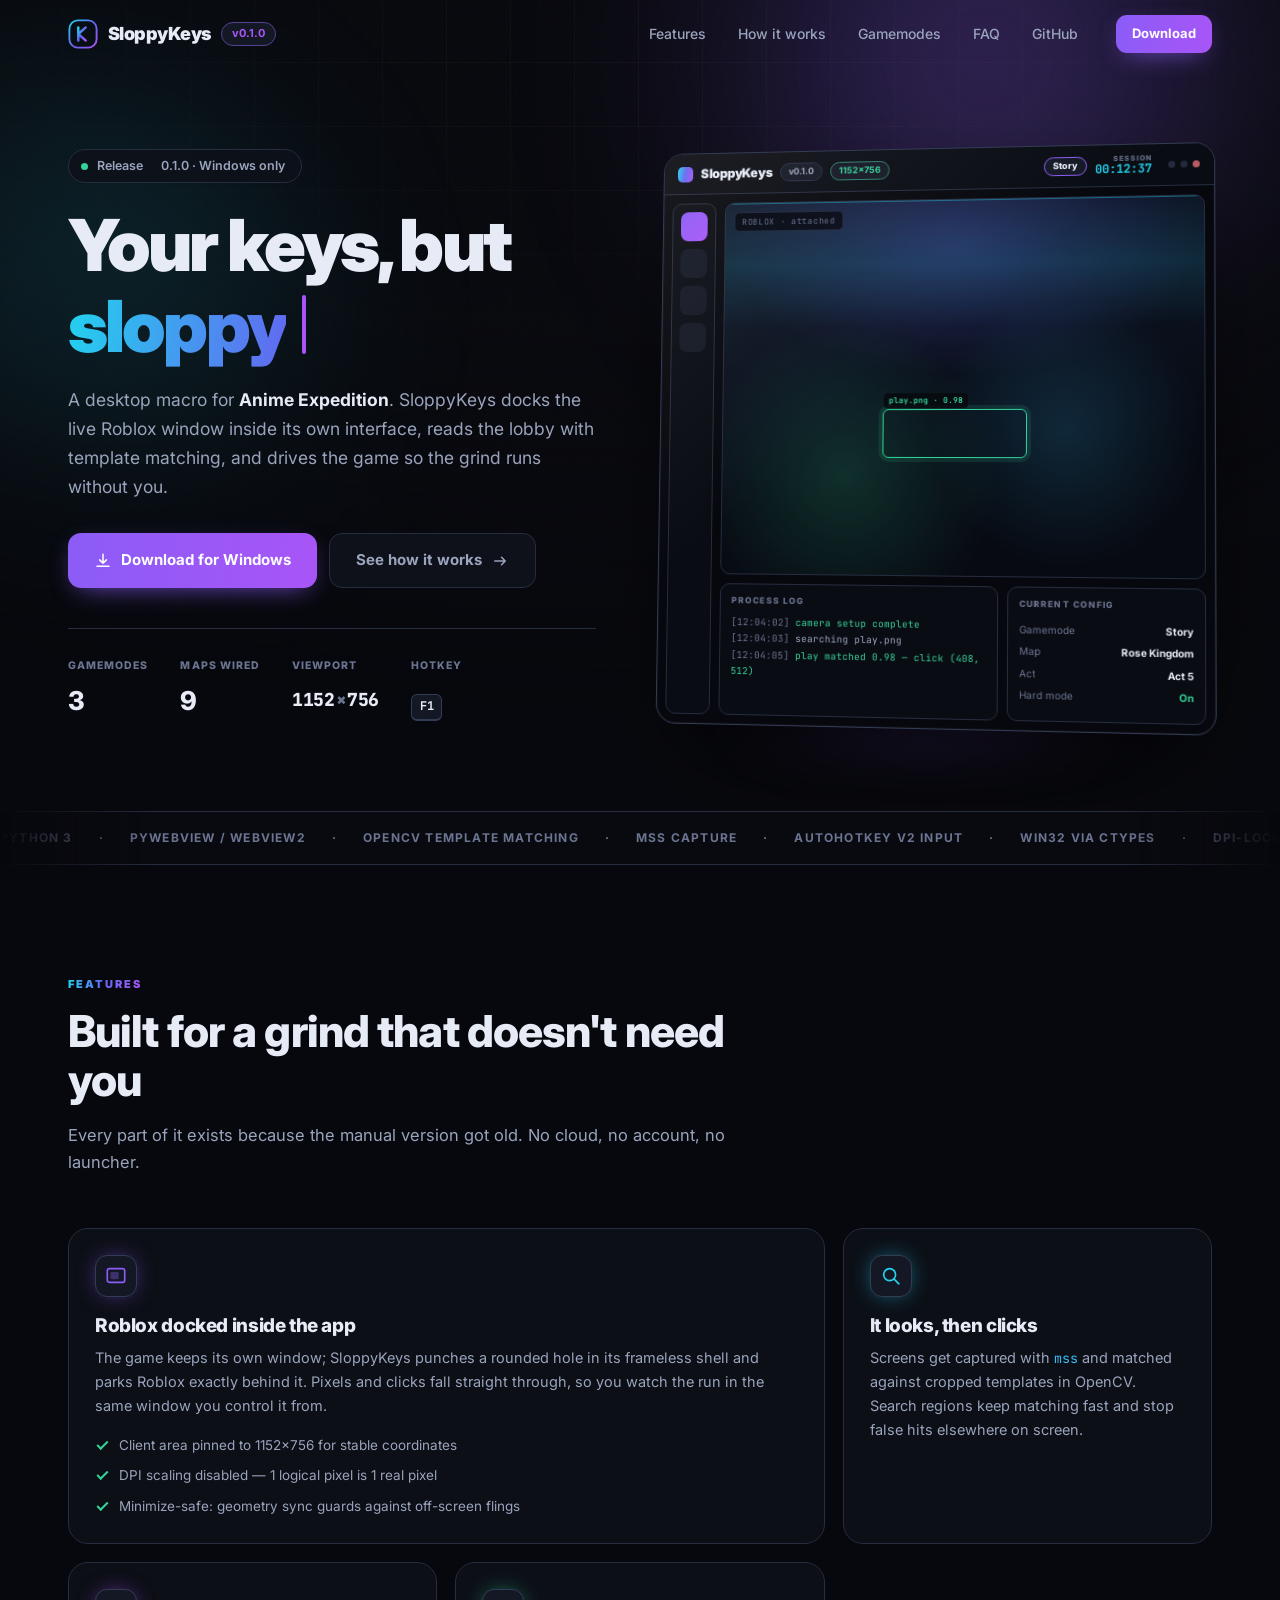
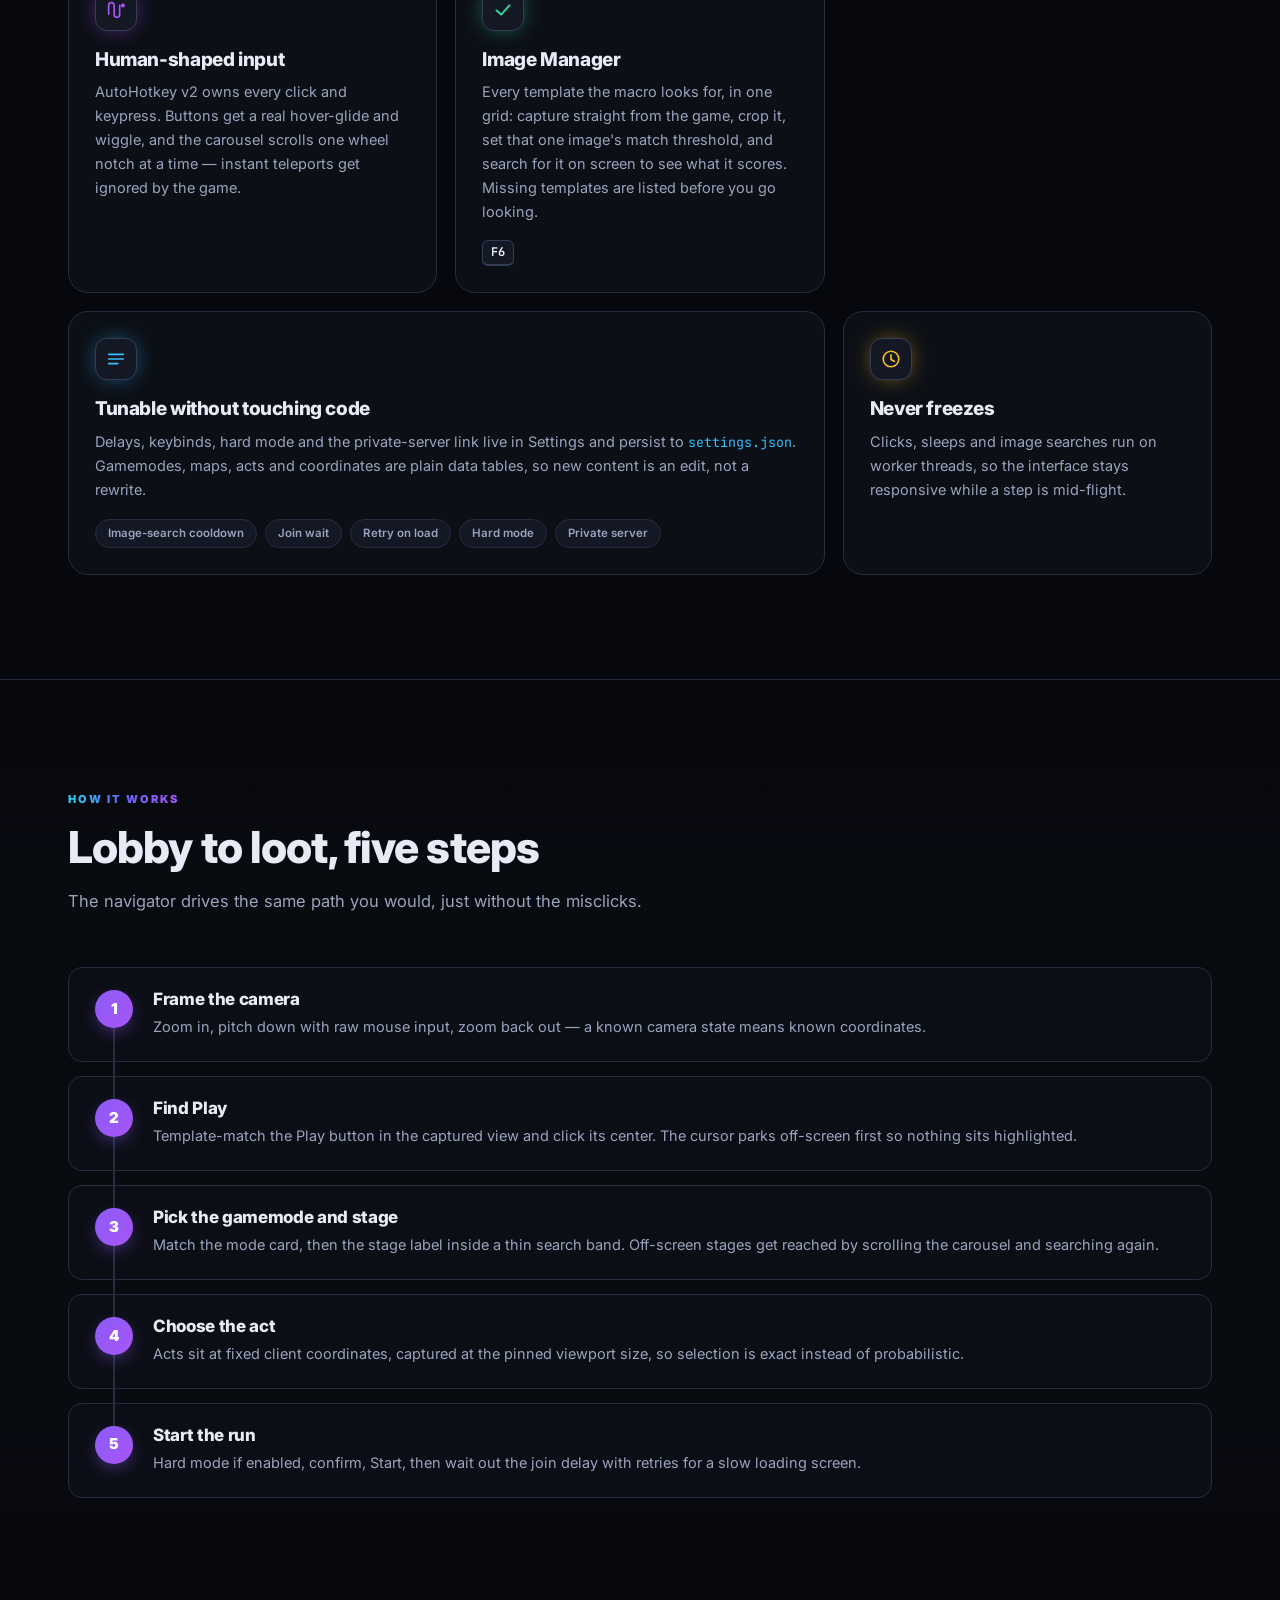
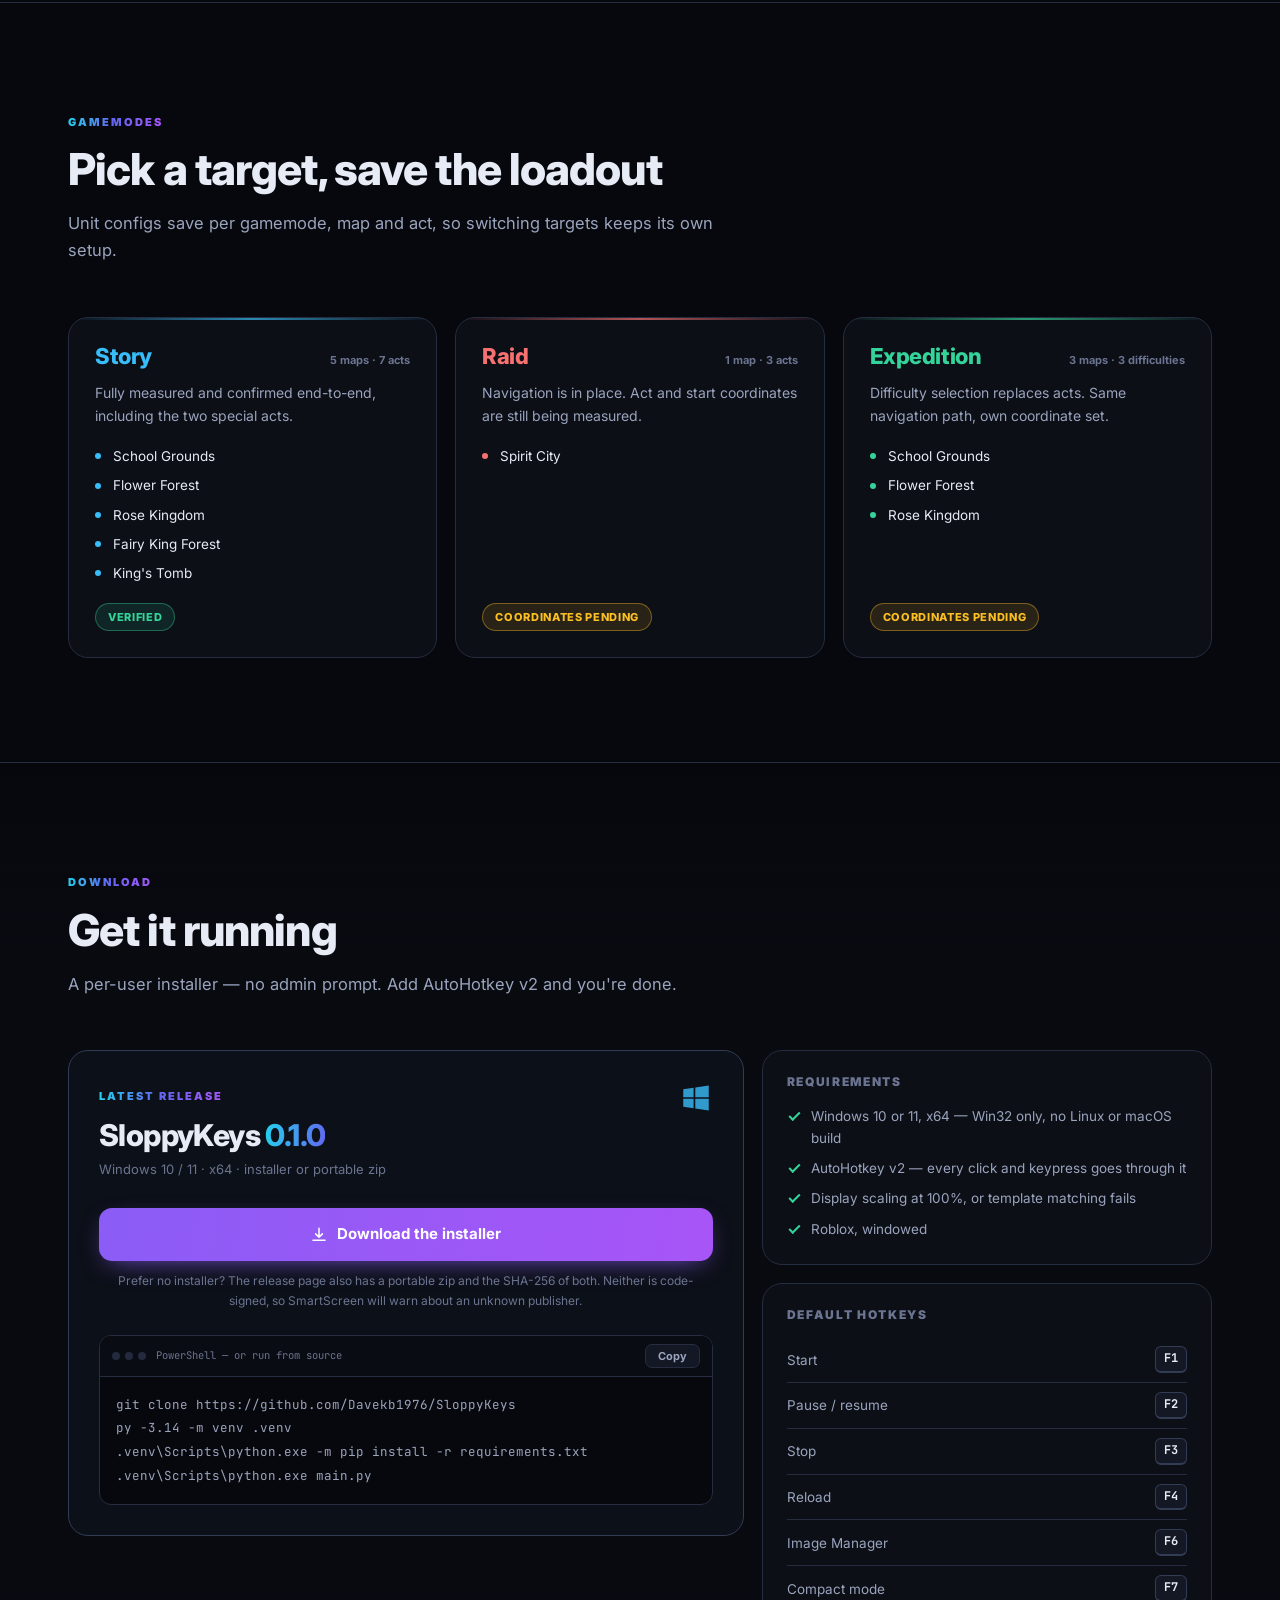
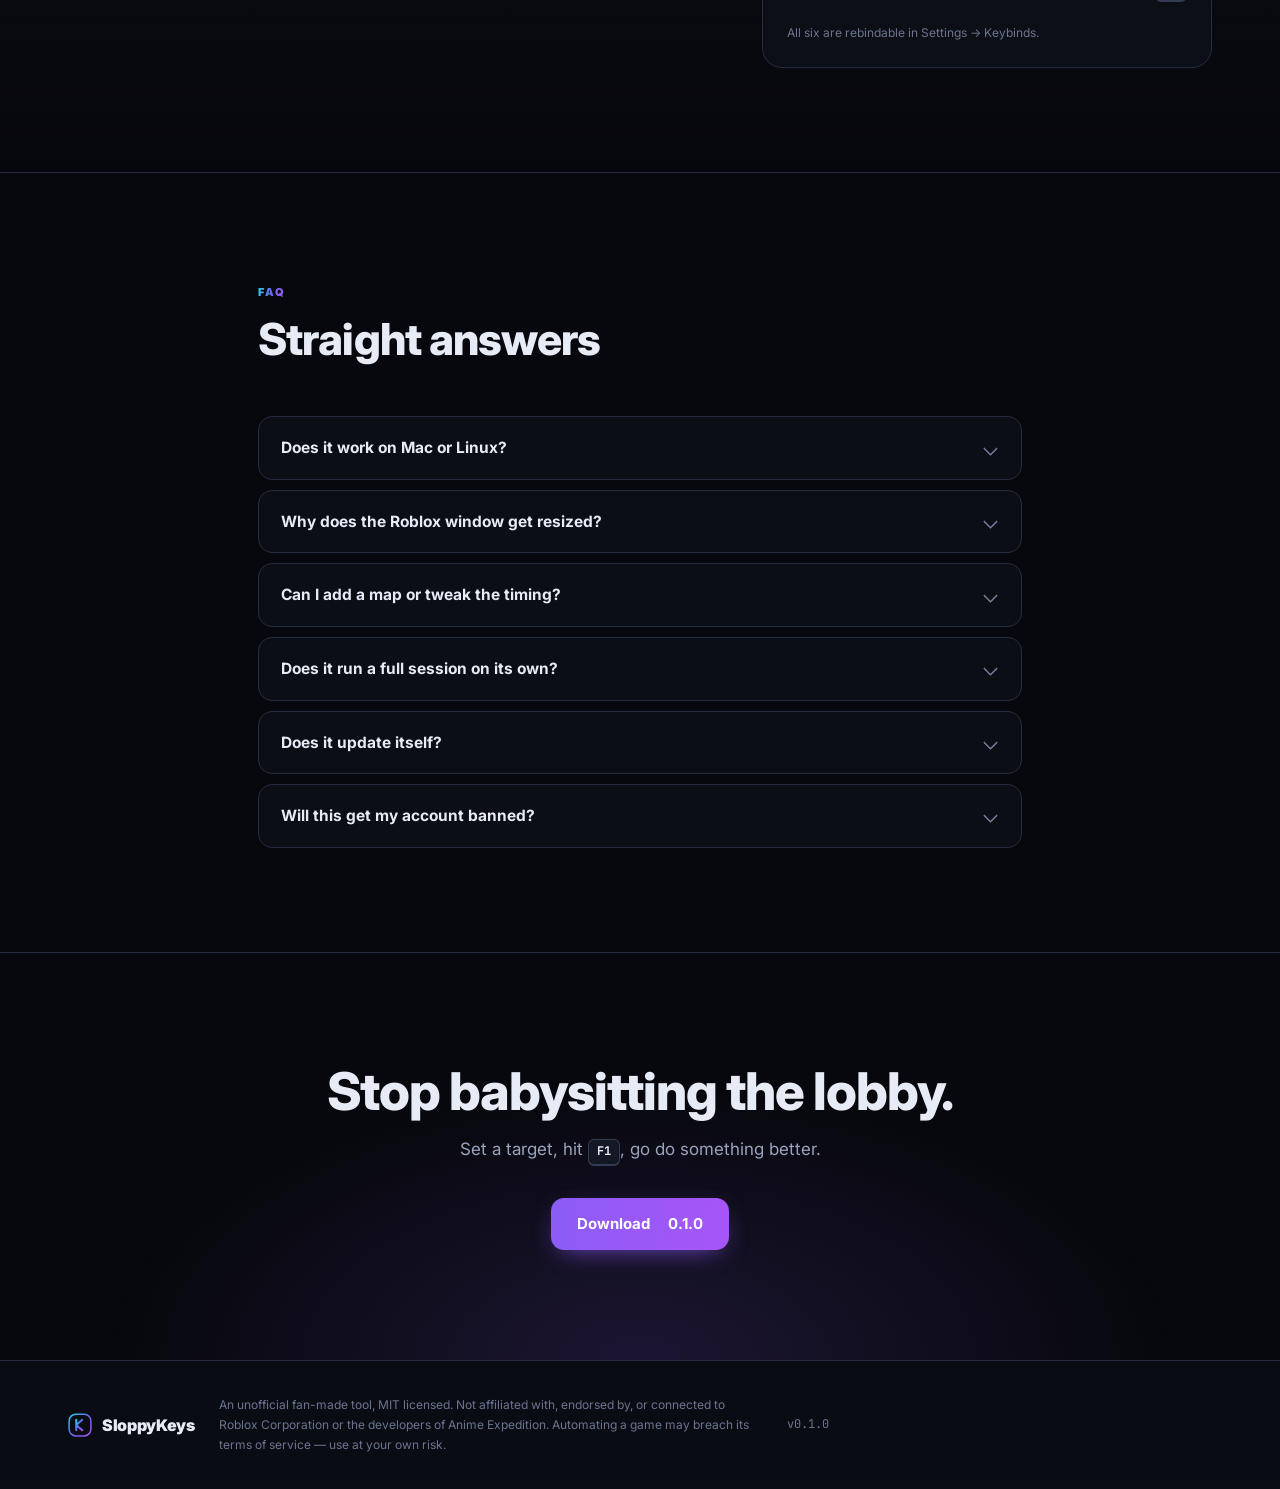
<file: website/index.html>
<!DOCTYPE html>
<html lang="en">
<head>
<meta charset="utf-8">
<meta name="viewport" content="width=device-width, initial-scale=1">
<title>SloppyKeys — the Anime Expedition macro that runs itself</title>
<meta name="description" content="SloppyKeys is a Windows macro for Anime Expedition. It docks the live Roblox window inside its own UI, image-matches the lobby, and drives the game for you.">
<meta name="theme-color" content="#07080D">

<meta property="og:type" content="website">
<meta property="og:title" content="SloppyKeys — the Anime Expedition macro that runs itself">
<meta property="og:description" content="Docks the live Roblox window, image-matches the lobby, and farms while you do something else.">

<link rel="preconnect" href="https://fonts.googleapis.com">
<link rel="preconnect" href="https://fonts.gstatic.com" crossorigin>
<link href="https://fonts.googleapis.com/css2?family=Inter:wght@400;500;700;800;900&family=JetBrains+Mono:wght@400;500;700&display=swap" rel="stylesheet">
<link rel="stylesheet" href="styles.css">
</head>
<body>

<a class="skip" href="#main">Skip to content</a>

<!-- ambient background layers -->
<div class="backdrop" aria-hidden="true">
  <div class="grid"></div>
  <div class="blob blob-violet" data-parallax="0.18"></div>
  <div class="blob blob-cyan"   data-parallax="0.30"></div>
  <div class="blob blob-indigo" data-parallax="0.12"></div>
  <div class="noise"></div>
  <div class="vignette"></div>
</div>

<!-- ─────────────────────────── nav ─────────────────────────── -->
<header class="nav" id="nav">
  <div class="wrap nav-inner">
    <a class="brand" href="#top" aria-label="SloppyKeys home">
      <svg class="mark" viewBox="0 0 32 32" aria-hidden="true">
        <defs>
          <linearGradient id="g-mark" x1="0" y1="0" x2="1" y2="1">
            <stop offset="0" stop-color="#22D3EE"/>
            <stop offset="0.5" stop-color="#6366F1"/>
            <stop offset="1" stop-color="#A855F7"/>
          </linearGradient>
        </defs>
        <rect x="1.5" y="1.5" width="29" height="29" rx="9" fill="none" stroke="url(#g-mark)" stroke-width="2"/>
        <path d="M11 9v14M11 16l8-7M11 16l8 7" fill="none" stroke="url(#g-mark)" stroke-width="2.6" stroke-linecap="round" stroke-linejoin="round"/>
      </svg>
      <span class="brand-name">SloppyKeys</span>
      <span class="pill pill-v" data-sk-version="v{v}">v0.1.0</span>
    </a>

    <nav class="nav-links" aria-label="Sections">
      <a href="#features">Features</a>
      <a href="#how">How it works</a>
      <a href="#modes">Gamemodes</a>
      <a href="#faq">FAQ</a>
      <a href="https://github.com/Davekb1976/SloppyKeys">GitHub</a>
    </nav>

    <a class="btn btn-primary btn-sm" href="#download">
      <span class="btn-glow" aria-hidden="true"></span>
      Download
    </a>
  </div>
  <div class="scroll-progress" id="scrollProgress" aria-hidden="true"></div>
</header>

<main id="main">

<!-- ─────────────────────────── hero ─────────────────────────── -->
<section class="hero" id="top">
  <div class="wrap hero-inner">

    <div class="hero-copy">
      <div class="badge reveal">
        <span class="dot"></span>
        Release <span data-sk-version="{v}"> </span>0.1.0</span> · Windows only
      </div>

      <h1 class="reveal" data-delay="60">
        Your keys, but
        <span class="grad">sloppy</span>
        <span class="cursor-bar" aria-hidden="true"></span>
      </h1>

      <p class="lede reveal" data-delay="120">
        A desktop macro for <strong>Anime Expedition</strong>. SloppyKeys docks the live
        Roblox window inside its own interface, reads the lobby with template matching,
        and drives the game so the grind runs without you.
      </p>

      <div class="cta-row reveal" data-delay="180">
        <a class="btn btn-primary btn-lg" href="#download">
          <span class="btn-glow" aria-hidden="true"></span>
          <svg class="i" viewBox="0 0 24 24" aria-hidden="true"><path d="M12 3v12m0 0 4.5-4.5M12 15l-4.5-4.5M4 19h16" fill="none" stroke="currentColor" stroke-width="2" stroke-linecap="round" stroke-linejoin="round"/></svg>
          Download for Windows
        </a>
        <a class="btn btn-ghost btn-lg" href="#how">
          See how it works
          <svg class="i" viewBox="0 0 24 24" aria-hidden="true"><path d="M5 12h14m0 0-5-5m5 5-5 5" fill="none" stroke="currentColor" stroke-width="2" stroke-linecap="round" stroke-linejoin="round"/></svg>
        </a>
      </div>

      <dl class="stats reveal" data-delay="240">
        <div class="stat">
          <dt>Gamemodes</dt>
          <dd><span class="count" data-to="3">0</span></dd>
        </div>
        <div class="stat">
          <dt>Maps wired</dt>
          <dd><span class="count" data-to="9">0</span></dd>
        </div>
        <div class="stat">
          <dt>Viewport</dt>
          <dd class="mono small">1152<span class="x">×</span>756</dd>
        </div>
        <div class="stat">
          <dt>Hotkey</dt>
          <dd><kbd>F1</kbd></dd>
        </div>
      </dl>
    </div>

    <!-- app mock, mirrors the real shell: titlebar + rail + viewport + strip -->
    <div class="hero-app reveal" data-delay="120">
      <div class="app tilt" id="appMock">
        <div class="app-titlebar">
          <span class="mini-mark" aria-hidden="true"></span>
          <span class="app-brand">SloppyKeys</span>
          <span class="pill pill-tiny" data-sk-version="v{v}">v0.1.0</span>
          <span class="pill pill-tiny pill-good">1152×756</span>
          <span class="spacer"></span>
          <span class="pill pill-tiny pill-mode">Story</span>
          <span class="session"><em>SESSION</em><b id="mockTimer">00:00:00</b></span>
          <span class="wdots" aria-hidden="true"><i></i><i></i><i></i></span>
        </div>

        <div class="app-body">
          <div class="app-rail" aria-hidden="true">
            <span class="rail-i on"></span>
            <span class="rail-i"></span>
            <span class="rail-i"></span>
            <span class="rail-i"></span>
          </div>

          <div class="app-main">
            <div class="app-viewport">
              <span class="vp-tag mono">ROBLOX · attached</span>
              <div class="vp-scan" aria-hidden="true"></div>
              <!-- template-match reticle -->
              <div class="vp-hit" aria-hidden="true">
                <span class="vp-hit-label mono">play.png · 0.98</span>
              </div>
            </div>

            <div class="app-strip">
              <div class="strip-box">
                <span class="strip-head">PROCESS LOG</span>
                <pre class="log mono" id="mockLog" aria-hidden="true"></pre>
              </div>
              <div class="strip-box strip-narrow">
                <span class="strip-head">CURRENT CONFIG</span>
                <div class="kv"><span>Gamemode</span><b>Story</b></div>
                <div class="kv"><span>Map</span><b>Rose Kingdom</b></div>
                <div class="kv"><span>Act</span><b>Act 5</b></div>
                <div class="kv"><span>Hard mode</span><b class="on">On</b></div>
              </div>
            </div>
          </div>
        </div>
        <span class="app-sheen" aria-hidden="true"></span>
      </div>
      <div class="app-shadow" aria-hidden="true"></div>
    </div>
  </div>

  <div class="marquee" aria-hidden="true">
    <div class="marquee-track">
      <span>Python 3</span><span>·</span><span>pywebview / WebView2</span><span>·</span>
      <span>OpenCV template matching</span><span>·</span><span>mss capture</span><span>·</span>
      <span>AutoHotkey v2 input</span><span>·</span><span>Win32 via ctypes</span><span>·</span>
      <span>DPI-locked 1:1 pixels</span><span>·</span>
      <span>Python 3</span><span>·</span><span>pywebview / WebView2</span><span>·</span>
      <span>OpenCV template matching</span><span>·</span><span>mss capture</span><span>·</span>
      <span>AutoHotkey v2 input</span><span>·</span><span>Win32 via ctypes</span><span>·</span>
      <span>DPI-locked 1:1 pixels</span><span>·</span>
    </div>
  </div>
</section>

<!-- ─────────────────────────── features ─────────────────────────── -->
<section class="section" id="features">
  <div class="wrap">
    <div class="head reveal">
      <span class="eyebrow">Features</span>
      <h2>Built for a grind that doesn't need you</h2>
      <p>Every part of it exists because the manual version got old. No cloud, no account, no launcher.</p>
    </div>

    <div class="bento">
      <article class="card card-wide reveal" data-spotlight>
        <div class="card-ico ico-violet" aria-hidden="true">
          <svg viewBox="0 0 24 24"><rect x="2.5" y="4" width="19" height="15" rx="2.5" fill="none" stroke="currentColor" stroke-width="1.8"/><rect x="6" y="7.5" width="9" height="8" rx="1.5" fill="currentColor" opacity=".35"/></svg>
        </div>
        <h3>Roblox docked inside the app</h3>
        <p>
          The game keeps its own window; SloppyKeys punches a rounded hole in its frameless
          shell and parks Roblox exactly behind it. Pixels and clicks fall straight through,
          so you watch the run in the same window you control it from.
        </p>
        <ul class="ticks">
          <li>Client area pinned to 1152×756 for stable coordinates</li>
          <li>DPI scaling disabled — 1 logical pixel is 1 real pixel</li>
          <li>Minimize-safe: geometry sync guards against off-screen flings</li>
        </ul>
      </article>

      <article class="card reveal" data-delay="60" data-spotlight>
        <div class="card-ico ico-cyan" aria-hidden="true">
          <svg viewBox="0 0 24 24"><circle cx="10.5" cy="10.5" r="6.5" fill="none" stroke="currentColor" stroke-width="1.8"/><path d="m15.5 15.5 5 5" stroke="currentColor" stroke-width="1.8" stroke-linecap="round"/></svg>
        </div>
        <h3>It looks, then clicks</h3>
        <p>
          Screens get captured with <span class="mono">mss</span> and matched against cropped
          templates in OpenCV. Search regions keep matching fast and stop false hits
          elsewhere on screen.
        </p>
      </article>

      <article class="card reveal" data-delay="120" data-spotlight>
        <div class="card-ico ico-purple" aria-hidden="true">
          <svg viewBox="0 0 24 24"><path d="M4 16.5V7a3 3 0 0 1 6 0v10a3 3 0 0 0 6 0V7" fill="none" stroke="currentColor" stroke-width="1.8" stroke-linecap="round"/><circle cx="19.5" cy="7" r="2.2" fill="currentColor"/></svg>
        </div>
        <h3>Human-shaped input</h3>
        <p>
          AutoHotkey v2 owns every click and keypress. Buttons get a real hover-glide and
          wiggle, and the carousel scrolls one wheel notch at a time — instant teleports
          get ignored by the game.
        </p>
      </article>

      <article class="card reveal" data-delay="60" data-spotlight>
        <div class="card-ico ico-good" aria-hidden="true">
          <svg viewBox="0 0 24 24"><path d="M5 12.5 10 17l9-10" fill="none" stroke="currentColor" stroke-width="2.2" stroke-linecap="round" stroke-linejoin="round"/></svg>
        </div>
        <h3>Image Manager</h3>
        <p>
          Every template the macro looks for, in one grid: capture straight from the game,
          crop it, set that one image's match threshold, and search for it on screen to see
          what it scores. Missing templates are listed before you go looking.
        </p>
        <span class="kbd-row"><kbd>F6</kbd></span>
      </article>

      <article class="card card-wide reveal" data-delay="120" data-spotlight>
        <div class="card-ico ico-sky" aria-hidden="true">
          <svg viewBox="0 0 24 24"><path d="M4 7h16M4 12h16M4 17h10" fill="none" stroke="currentColor" stroke-width="1.8" stroke-linecap="round"/></svg>
        </div>
        <h3>Tunable without touching code</h3>
        <p>
          Delays, keybinds, hard mode and the private-server link live in Settings and persist
          to <span class="mono">settings.json</span>. Gamemodes, maps, acts and coordinates are
          plain data tables, so new content is an edit, not a rewrite.
        </p>
        <div class="chips">
          <span class="chip">Image-search cooldown</span>
          <span class="chip">Join wait</span>
          <span class="chip">Retry on load</span>
          <span class="chip">Hard mode</span>
          <span class="chip">Private server</span>
        </div>
      </article>

      <article class="card reveal" data-delay="180" data-spotlight>
        <div class="card-ico ico-warn" aria-hidden="true">
          <svg viewBox="0 0 24 24"><circle cx="12" cy="12" r="8.5" fill="none" stroke="currentColor" stroke-width="1.8"/><path d="M12 7.5v5l3.5 2" fill="none" stroke="currentColor" stroke-width="1.8" stroke-linecap="round"/></svg>
        </div>
        <h3>Never freezes</h3>
        <p>
          Clicks, sleeps and image searches run on worker threads, so the interface stays
          responsive while a step is mid-flight.
        </p>
      </article>
    </div>
  </div>
</section>

<!-- ─────────────────────────── how it works ─────────────────────────── -->
<section class="section section-alt" id="how">
  <div class="wrap">
    <div class="head reveal">
      <span class="eyebrow">How it works</span>
      <h2>Lobby to loot, five steps</h2>
      <p>The navigator drives the same path you would, just without the misclicks.</p>
    </div>

    <ol class="steps">
      <li class="step reveal" data-spotlight>
        <span class="step-n">1</span>
        <div>
          <h3>Frame the camera</h3>
          <p>Zoom in, pitch down with raw mouse input, zoom back out — a known camera state means known coordinates.</p>
        </div>
      </li>
      <li class="step reveal" data-delay="60" data-spotlight>
        <span class="step-n">2</span>
        <div>
          <h3>Find Play</h3>
          <p>Template-match the Play button in the captured view and click its center. The cursor parks off-screen first so nothing sits highlighted.</p>
        </div>
      </li>
      <li class="step reveal" data-delay="120" data-spotlight>
        <span class="step-n">3</span>
        <div>
          <h3>Pick the gamemode and stage</h3>
          <p>Match the mode card, then the stage label inside a thin search band. Off-screen stages get reached by scrolling the carousel and searching again.</p>
        </div>
      </li>
      <li class="step reveal" data-delay="180" data-spotlight>
        <span class="step-n">4</span>
        <div>
          <h3>Choose the act</h3>
          <p>Acts sit at fixed client coordinates, captured at the pinned viewport size, so selection is exact instead of probabilistic.</p>
        </div>
      </li>
      <li class="step reveal" data-delay="240" data-spotlight>
        <span class="step-n">5</span>
        <div>
          <h3>Start the run</h3>
          <p>Hard mode if enabled, confirm, Start, then wait out the join delay with retries for a slow loading screen.</p>
        </div>
      </li>
      <span class="steps-line" aria-hidden="true"><i id="stepsFill"></i></span>
    </ol>
  </div>
</section>

<!-- ─────────────────────────── gamemodes ─────────────────────────── -->
<section class="section" id="modes">
  <div class="wrap">
    <div class="head reveal">
      <span class="eyebrow">Gamemodes</span>
      <h2>Pick a target, save the loadout</h2>
      <p>Unit configs save per gamemode, map and act, so switching targets keeps its own setup.</p>
    </div>

    <div class="modes">
      <article class="mode mode-sky reveal" data-spotlight>
        <header>
          <h3>Story</h3>
          <span class="mode-tag">5 maps · 7 acts</span>
        </header>
        <p>Fully measured and confirmed end-to-end, including the two special acts.</p>
        <ul class="mode-list">
          <li>School Grounds</li>
          <li>Flower Forest</li>
          <li>Rose Kingdom</li>
          <li>Fairy King Forest</li>
          <li>King's Tomb</li>
        </ul>
        <footer><span class="state state-good">Verified</span></footer>
      </article>

      <article class="mode mode-bad reveal" data-delay="60" data-spotlight>
        <header>
          <h3>Raid</h3>
          <span class="mode-tag">1 map · 3 acts</span>
        </header>
        <p>Navigation is in place. Act and start coordinates are still being measured.</p>
        <ul class="mode-list">
          <li>Spirit City</li>
        </ul>
        <footer><span class="state state-warn">Coordinates pending</span></footer>
      </article>

      <article class="mode mode-good reveal" data-delay="120" data-spotlight>
        <header>
          <h3>Expedition</h3>
          <span class="mode-tag">3 maps · 3 difficulties</span>
        </header>
        <p>Difficulty selection replaces acts. Same navigation path, own coordinate set.</p>
        <ul class="mode-list">
          <li>School Grounds</li>
          <li>Flower Forest</li>
          <li>Rose Kingdom</li>
        </ul>
        <footer><span class="state state-warn">Coordinates pending</span></footer>
      </article>
    </div>
  </div>
</section>

<!-- ─────────────────────────── download ─────────────────────────── -->
<section class="section section-alt" id="download">
  <div class="wrap">
    <div class="head reveal">
      <span class="eyebrow">Download</span>
      <h2>Get it running</h2>
      <p>A per-user installer — no admin prompt. Add AutoHotkey v2 and you're done.</p>
    </div>

    <div class="dl">
      <div class="dl-main reveal" data-spotlight>
        <div class="dl-top">
          <div>
            <span class="eyebrow">Latest release</span>
            <h3>SloppyKeys <span class="grad" data-sk-version="{v}">0.1.0</span></h3>
            <p class="dl-note">Windows 10 / 11 · x64 · installer or portable zip</p>
          </div>
          <span class="os-badge" aria-hidden="true">
            <svg viewBox="0 0 24 24"><path d="M3 5.8 10.3 4.8v6.6H3zM11.5 4.6 21 3.2v8.2h-9.5zM3 12.6h7.3v6.6L3 18.2zM11.5 12.6H21v8.2l-9.5-1.4z" fill="currentColor"/></svg>
          </span>
        </div>

        <a class="btn btn-primary btn-lg btn-block" href="https://github.com/Davekb1976/SloppyKeys/releases/latest" data-sk-setup>
          <span class="btn-glow" aria-hidden="true"></span>
          <svg class="i" viewBox="0 0 24 24" aria-hidden="true"><path d="M12 3v12m0 0 4.5-4.5M12 15l-4.5-4.5M4 19h16" fill="none" stroke="currentColor" stroke-width="2" stroke-linecap="round" stroke-linejoin="round"/></svg>
          Download the installer
        </a>
        <p class="dl-hint">
          Prefer no installer? The
          <a href="https://github.com/Davekb1976/SloppyKeys/releases/latest">release page</a>
          also has a portable zip and the SHA-256 of both. Neither is code-signed, so
          SmartScreen will warn about an unknown publisher.
        </p>

        <div class="terminal">
          <div class="terminal-bar">
            <span class="tdots" aria-hidden="true"><i></i><i></i><i></i></span>
            <span class="mono terminal-title">PowerShell — or run from source</span>
            <button class="copy" type="button" data-copy="#cmds" aria-label="Copy setup commands">Copy</button>
          </div>
          <pre class="mono" id="cmds">git clone https://github.com/Davekb1976/SloppyKeys
py -3.14 -m venv .venv
.venv\Scripts\python.exe -m pip install -r requirements.txt
.venv\Scripts\python.exe main.py</pre>
        </div>
      </div>

      <aside class="dl-side">
        <div class="side-card reveal" data-delay="60" data-spotlight>
          <h4>Requirements</h4>
          <ul class="ticks">
            <li>Windows 10 or 11, x64 — Win32 only, no Linux or macOS build</li>
            <li><a href="https://www.autohotkey.com/">AutoHotkey v2</a> — every click and keypress goes through it</li>
            <li>Display scaling at 100%, or template matching fails</li>
            <li>Roblox, windowed</li>
          </ul>
        </div>

        <div class="side-card reveal" data-delay="120" data-spotlight>
          <h4>Default hotkeys</h4>
          <div class="bind"><span>Start</span><kbd>F1</kbd></div>
          <div class="bind"><span>Pause / resume</span><kbd>F2</kbd></div>
          <div class="bind"><span>Stop</span><kbd>F3</kbd></div>
          <div class="bind"><span>Reload</span><kbd>F4</kbd></div>
          <div class="bind"><span>Image Manager</span><kbd>F6</kbd></div>
          <div class="bind"><span>Compact mode</span><kbd>F7</kbd></div>
          <p class="side-note">All six are rebindable in Settings → Keybinds.</p>
        </div>
      </aside>
    </div>
  </div>
</section>

<!-- ─────────────────────────── faq ─────────────────────────── -->
<section class="section" id="faq">
  <div class="wrap wrap-narrow">
    <div class="head reveal">
      <span class="eyebrow">FAQ</span>
      <h2>Straight answers</h2>
    </div>

    <div class="faq">
      <details class="reveal">
        <summary>Does it work on Mac or Linux?<span class="chev" aria-hidden="true"></span></summary>
        <p>No. SloppyKeys talks to the Win32 API to find, size and position the Roblox window, and it uses AutoHotkey for input. Both are Windows-only, and there is no cross-platform path planned.</p>
      </details>
      <details class="reveal" data-delay="40">
        <summary>Why does the Roblox window get resized?<span class="chev" aria-hidden="true"></span></summary>
        <p>Every coordinate and template is captured at a 1152×756 client area with DPI scaling disabled. Pinning that size is what makes clicks land in the right place on any display — and it's why Windows display scaling has to be 100%: a template cropped at 100% scores as a different image at 125%.</p>
      </details>
      <details class="reveal" data-delay="80">
        <summary>Can I add a map or tweak the timing?<span class="chev" aria-hidden="true"></span></summary>
        <p>Yes. Content lives in data tables — gamemodes, maps, acts, start sequences, images and search regions. Delays and keybinds are editable live in Settings and saved to <span class="mono">settings.json</span>.</p>
      </details>
      <details class="reveal" data-delay="120">
        <summary>Does it run a full session on its own?<span class="chev" aria-hidden="true"></span></summary>
        <p>Yes. F1 walks the lobby, starts the stage, places your units, watches for the result and goes again. Queue up to three targets with a run limit each, and daily challenges preempt the queue while any are left. When something needs tuning, the Image Manager searches for any single template on the live screen and tells you what it scored.</p>
      </details>
      <details class="reveal" data-delay="140">
        <summary>Does it update itself?<span class="chev" aria-hidden="true"></span></summary>
        <p>If you want it to. It checks GitHub once per launch and tells you when there's a newer release; nothing downloads until you click. An installed copy can update in place, and the download is verified against the checksum published with the release. One toggle turns the whole thing off.</p>
      </details>
      <details class="reveal" data-delay="160">
        <summary>Will this get my account banned?<span class="chev" aria-hidden="true"></span></summary>
        <p>Automation tools carry risk. SloppyKeys sends ordinary mouse and keyboard input and never touches game memory or network traffic, but it still automates play, which many games disallow. Use it knowing that.</p>
      </details>
    </div>
  </div>
</section>

<!-- ─────────────────────────── cta ─────────────────────────── -->
<section class="closer">
  <div class="wrap closer-inner reveal">
    <h2>Stop babysitting the lobby.</h2>
    <p>Set a target, hit <kbd>F1</kbd>, go do something better.</p>
    <a class="btn btn-primary btn-lg" href="#download">
      <span class="btn-glow" aria-hidden="true"></span>
      Download <span data-sk-version="{v}"></span>0.1.0</span>
    </a>
  </div>
</section>

</main>

<footer class="footer">
  <div class="wrap footer-inner">
    <div class="footer-brand">
      <svg class="mark" viewBox="0 0 32 32" aria-hidden="true">
        <rect x="1.5" y="1.5" width="29" height="29" rx="9" fill="none" stroke="url(#g-mark)" stroke-width="2"/>
        <path d="M11 9v14M11 16l8-7M11 16l8 7" fill="none" stroke="url(#g-mark)" stroke-width="2.6" stroke-linecap="round" stroke-linejoin="round"/>
      </svg>
      <span>SloppyKeys</span>
    </div>
    <p class="disclaimer">
      An unofficial fan-made tool, MIT licensed. Not affiliated with, endorsed by, or
      connected to Roblox Corporation or the developers of Anime Expedition. Automating a
      game may breach its terms of service — use at your own risk.
    </p>
    <span class="footer-v mono" data-sk-version="v{v}">v0.1.0</span>
  </div>
</footer>

<script src="main.js"></script>
</body>
</html>
</file>
<file: website/styles.css>
/* ============================================================
   SloppyKeys — release site
   Palette mirrors sloppykeys/ui/theme.py so the site and the app
   read as the same product.
   ============================================================ */

:root {
  /* ink */
  --ink-900:#07080D; --ink-850:#0A0C13; --ink-800:#0E1119;
  --ink-700:#141824; --ink-600:#1B2030; --ink-500:#232A3D;
  /* lines */
  --line:#262D40; --line-bright:#333C55;
  /* text */
  --text:#E7EBF5; --text-dim:#9AA4BD; --text-faint:#6B7490;
  /* accents */
  --cyan:#22D3EE; --sky:#38BDF8; --blue:#3B82F6;
  --indigo:#6366F1; --violet:#8B5CF6; --purple:#A855F7;
  --good:#34D399; --warn:#FBBF24; --bad:#F87171;

  --grad: linear-gradient(100deg, var(--cyan), var(--indigo) 48%, var(--purple));
  --radius:14px; --radius-lg:20px;
  --sans:"Inter", "Segoe UI", system-ui, sans-serif;
  --mono:"JetBrains Mono", Consolas, monospace;
  --ease:cubic-bezier(.22,.68,0,1);
  --wrap:1200px;
}

*,*::before,*::after { box-sizing:border-box; }

html { scroll-behavior:smooth; -webkit-text-size-adjust:100%; }

body {
  margin:0;
  background:var(--ink-900);
  color:var(--text);
  font-family:var(--sans);
  font-size:16px;
  line-height:1.65;
  overflow-x:hidden;
  -webkit-font-smoothing:antialiased;
}

h1,h2,h3,h4 { margin:0; line-height:1.12; letter-spacing:-.02em; font-weight:800; }
p { margin:0; }
ul,ol { margin:0; padding:0; list-style:none; }
a { color:inherit; text-decoration:none; }
img,svg { display:block; max-width:100%; }

::selection { background:color-mix(in srgb, var(--violet) 40%, transparent); }

:focus-visible {
  outline:2px solid var(--violet);
  outline-offset:3px;
  border-radius:6px;
}

.skip {
  position:absolute; left:-9999px; top:0; z-index:200;
  background:var(--violet); color:#fff; padding:10px 16px; border-radius:0 0 10px 0;
}
.skip:focus { left:0; }

.mono { font-family:var(--mono); font-variant-ligatures:none; }
.wrap { width:100%; max-width:var(--wrap); margin-inline:auto; padding-inline:28px; }
.wrap-narrow { max-width:820px; }

/* ── scrollbar ─────────────────────────────────────────── */
::-webkit-scrollbar { width:11px; }
::-webkit-scrollbar-track { background:var(--ink-900); }
::-webkit-scrollbar-thumb {
  background:var(--ink-600); border-radius:99px;
  border:3px solid var(--ink-900);
}
::-webkit-scrollbar-thumb:hover { background:var(--ink-500); }

/* ============================================================
   ambient backdrop
   ============================================================ */
.backdrop { position:fixed; inset:0; z-index:-1; overflow:hidden; pointer-events:none; }

.grid {
  position:absolute; inset:-2px;
  background-image:
    linear-gradient(to right, rgba(255,255,255,.032) 1px, transparent 1px),
    linear-gradient(to bottom, rgba(255,255,255,.032) 1px, transparent 1px);
  background-size:64px 64px;
  mask-image:radial-gradient(ellipse 80% 60% at 50% 0%, #000 20%, transparent 75%);
}

.blob {
  position:absolute; border-radius:50%;
  filter:blur(120px); opacity:.5;
  will-change:transform;
}
.blob-violet {
  width:640px; height:640px; top:-260px; left:52%;
  background:radial-gradient(circle, var(--violet), transparent 68%);
  animation:drift 26s var(--ease) infinite alternate;
}
.blob-cyan {
  width:520px; height:520px; top:6%; left:-180px;
  background:radial-gradient(circle, var(--cyan), transparent 68%);
  opacity:.32;
  animation:drift 32s var(--ease) infinite alternate-reverse;
}
.blob-indigo {
  width:760px; height:760px; top:120%; left:20%;
  background:radial-gradient(circle, var(--indigo), transparent 70%);
  opacity:.3;
  animation:drift 38s var(--ease) infinite alternate;
}
@keyframes drift {
  from { transform:translate3d(0,0,0) scale(1); }
  to   { transform:translate3d(90px,60px,0) scale(1.18); }
}

.noise {
  position:absolute; inset:0; opacity:.032;
  background-image:url("data:image/svg+xml,%3Csvg xmlns='http://www.w3.org/2000/svg' width='160' height='160'%3E%3Cfilter id='n'%3E%3CfeTurbulence type='fractalNoise' baseFrequency='.8' numOctaves='3'/%3E%3C/filter%3E%3Crect width='160' height='160' filter='url(%23n)'/%3E%3C/svg%3E");
}
.vignette {
  position:absolute; inset:0;
  background:radial-gradient(ellipse 120% 80% at 50% 0%, transparent 40%, var(--ink-900) 100%);
}

/* ============================================================
   nav
   ============================================================ */
.nav {
  position:sticky; top:0; z-index:100;
  border-bottom:1px solid transparent;
  transition:background .35s var(--ease), border-color .35s var(--ease), backdrop-filter .35s;
}
.nav.stuck {
  background:color-mix(in srgb, var(--ink-850) 78%, transparent);
  backdrop-filter:blur(18px) saturate(140%);
  border-bottom-color:var(--line);
}
.nav-inner { display:flex; align-items:center; gap:24px; height:68px; }

.brand { display:flex; align-items:center; gap:10px; flex-shrink:0; }
.mark { width:30px; height:30px; }
.brand-name { font-weight:900; font-size:18px; letter-spacing:-.03em; }

.pill {
  border:1px solid var(--line); background:var(--ink-700);
  border-radius:99px; color:var(--text-dim);
  font-size:11px; font-weight:700; padding:2px 10px; line-height:1.6;
  white-space:nowrap;
}
.pill-v { border-color:color-mix(in srgb, var(--violet) 45%, var(--line)); color:var(--purple); }

.nav-links { display:flex; gap:4px; margin-left:auto; }
.nav-links a {
  position:relative; padding:8px 14px; border-radius:9px;
  color:var(--text-dim); font-size:14px; font-weight:500;
  transition:color .2s, background .2s;
}
.nav-links a:hover { color:var(--text); background:var(--ink-700); }
.nav-links a::after {
  content:""; position:absolute; left:14px; right:14px; bottom:4px; height:1.5px;
  background:var(--grad); border-radius:2px;
  transform:scaleX(0); transform-origin:left; transition:transform .32s var(--ease);
}
.nav-links a:hover::after { transform:scaleX(1); }

.scroll-progress {
  position:absolute; left:0; bottom:-1px; height:2px; width:0;
  background:var(--grad);
  box-shadow:0 0 14px color-mix(in srgb, var(--violet) 70%, transparent);
}

/* ============================================================
   buttons
   ============================================================ */
.btn {
  position:relative; display:inline-flex; align-items:center; justify-content:center;
  gap:9px; border:1px solid var(--line); border-radius:11px;
  background:var(--ink-700); color:var(--text);
  font-family:inherit; font-size:14px; font-weight:700; cursor:pointer;
  padding:11px 20px; overflow:hidden;
  transition:transform .22s var(--ease), border-color .22s, background .22s, box-shadow .32s;
}
.btn .i { width:18px; height:18px; flex-shrink:0; }
.btn:hover { transform:translateY(-2px); border-color:var(--line-bright); }
.btn:active { transform:translateY(0); }

.btn-primary {
  border:none; color:#fff;
  background:linear-gradient(100deg, var(--violet), var(--purple));
  box-shadow:0 8px 26px -10px color-mix(in srgb, var(--violet) 85%, transparent);
}
.btn-primary:hover {
  box-shadow:0 16px 42px -12px color-mix(in srgb, var(--violet) 95%, transparent);
}
/* sheen sweep on hover */
.btn-glow {
  position:absolute; inset:0;
  background:linear-gradient(105deg, transparent 30%, rgba(255,255,255,.32) 50%, transparent 70%);
  transform:translateX(-120%);
  transition:transform .7s var(--ease);
}
.btn:hover .btn-glow { transform:translateX(120%); }

.btn-ghost { background:color-mix(in srgb, var(--ink-700) 60%, transparent); color:var(--text-dim); }
.btn-ghost:hover { color:var(--text); }
.btn-sm { padding:8px 16px; font-size:13px; }
.btn-lg { padding:14px 26px; font-size:15px; border-radius:13px; }
.btn-block { width:100%; margin-top:6px; }

kbd {
  display:inline-block;
  font-family:var(--mono); font-size:12px; font-weight:700;
  background:var(--ink-700); border:1px solid var(--line-bright);
  border-bottom-width:2px; border-radius:6px;
  padding:2px 8px; color:var(--text);
}
.kbd-row { display:inline-flex; align-items:center; gap:5px; color:var(--text-faint); font-size:12px; }

/* ============================================================
   hero
   ============================================================ */
.hero { padding:76px 0 0; }
.hero-inner {
  display:grid; grid-template-columns:minmax(0,1fr) minmax(0,1.06fr);
  gap:56px; align-items:center;
}

.badge {
  display:inline-flex; align-items:center; gap:9px;
  border:1px solid var(--line); border-radius:99px;
  background:color-mix(in srgb, var(--ink-800) 80%, transparent);
  backdrop-filter:blur(8px);
  padding:6px 16px 6px 12px;
  font-size:12.5px; font-weight:600; color:var(--text-dim);
}
.dot {
  width:7px; height:7px; border-radius:50%; background:var(--good);
  box-shadow:0 0 0 0 color-mix(in srgb, var(--good) 70%, transparent);
  animation:ping 2.4s ease-out infinite;
}
@keyframes ping {
  0%   { box-shadow:0 0 0 0 color-mix(in srgb, var(--good) 65%, transparent); }
  70%  { box-shadow:0 0 0 9px transparent; }
  100% { box-shadow:0 0 0 0 transparent; }
}

.hero h1 {
  margin:22px 0 20px;
  font-size:clamp(44px, 5.6vw, 76px);
  font-weight:900; letter-spacing:-.04em;
}
.grad {
  background:var(--grad); background-size:220% 100%;
  -webkit-background-clip:text; background-clip:text;
  -webkit-text-fill-color:transparent; color:transparent;
  animation:shift 7s linear infinite;
}
@keyframes shift { to { background-position:220% 0; } }

.cursor-bar {
  display:inline-block; width:4px; height:.82em; margin-left:6px;
  background:var(--purple); border-radius:2px;
  transform:translateY(2px);
  animation:blink 1.15s steps(2) infinite;
}
@keyframes blink { 50% { opacity:0; } }

.lede { font-size:17.5px; color:var(--text-dim); max-width:56ch; }
.lede strong { color:var(--text); font-weight:700; }

.cta-row { display:flex; flex-wrap:wrap; gap:12px; margin:32px 0 40px; }

.stats {
  display:grid; grid-template-columns:repeat(4,auto); gap:32px;
  margin:0; padding-top:28px; border-top:1px solid var(--line);
  justify-content:start;
}
.stat dt {
  font-size:10.5px; font-weight:800; letter-spacing:.1em; text-transform:uppercase;
  color:var(--text-faint); margin-bottom:6px;
}
.stat dd { margin:0; font-size:26px; font-weight:800; letter-spacing:-.02em; }
.stat dd.small { font-size:18px; padding-top:5px; color:var(--text); }
.stat .x { color:var(--text-faint); margin:0 1px; }

/* ── app mock ──────────────────────────────────────────── */
.hero-app { position:relative; perspective:1600px; }
.app {
  position:relative; z-index:1;
  border:1px solid var(--line-bright); border-radius:var(--radius-lg);
  background:var(--ink-900); overflow:hidden;
  box-shadow:0 50px 110px -40px #000, 0 0 0 1px rgba(255,255,255,.03) inset;
  transform:rotateY(-7deg) rotateX(3deg);
  transition:transform .5s var(--ease);
}
.app.tilt:hover { transform:rotateY(-2deg) rotateX(1deg) translateY(-6px); }
.app-sheen {
  position:absolute; inset:0; pointer-events:none;
  background:linear-gradient(140deg, rgba(255,255,255,.07), transparent 42%);
}
.app-shadow {
  position:absolute; left:12%; right:12%; bottom:-28px; height:60px;
  background:radial-gradient(ellipse at center, color-mix(in srgb, var(--violet) 42%, transparent), transparent 72%);
  filter:blur(26px);
}

.app-titlebar {
  display:flex; align-items:center; gap:8px;
  height:42px; padding:0 14px;
  background:var(--ink-850); border-bottom:1px solid var(--line);
}
.mini-mark {
  width:16px; height:16px; border-radius:5px; background:var(--grad); flex-shrink:0;
}
.app-brand { font-weight:900; font-size:13px; letter-spacing:-.02em; }
.pill-tiny { font-size:9px; padding:1px 8px; }
.pill-good { color:var(--good); border-color:color-mix(in srgb, var(--good) 50%, var(--line)); }
.pill-mode { color:var(--text); border-color:var(--violet); font-weight:800; }
.spacer { flex:1; }
.session { display:flex; flex-direction:column; line-height:1.1; text-align:right; }
.session em {
  font-style:normal; font-size:7px; font-weight:800; letter-spacing:.14em;
  color:var(--text-faint);
}
.session b { font-size:12px; color:var(--cyan); font-family:var(--mono); }
.wdots { display:flex; gap:5px; margin-left:8px; }
.wdots i { width:7px; height:7px; border-radius:50%; background:var(--ink-500); }
.wdots i:last-child { background:color-mix(in srgb, var(--bad) 70%, var(--ink-500)); }

.app-body { display:flex; gap:9px; padding:9px; }
.app-rail {
  display:flex; flex-direction:column; gap:8px; padding:8px;
  width:46px; flex-shrink:0;
  background:var(--ink-850); border:1px solid var(--line); border-radius:10px;
}
.rail-i { height:30px; border-radius:8px; background:var(--ink-700); }
.rail-i.on { background:linear-gradient(135deg, var(--violet), var(--purple)); }

.app-main { flex:1; min-width:0; display:flex; flex-direction:column; gap:9px; }

.app-viewport {
  position:relative; aspect-ratio:816/638;
  border:1px solid var(--line); border-radius:10px; overflow:hidden;
  background:
    radial-gradient(ellipse 70% 50% at 50% 12%, color-mix(in srgb, var(--indigo) 26%, transparent), transparent 70%),
    linear-gradient(170deg, #101a2e, #070a12 70%);
}
.app-viewport::after {
  /* faint suggestion of a game scene */
  content:""; position:absolute; inset:0;
  background:
    radial-gradient(circle at 26% 74%, color-mix(in srgb, var(--good) 18%, transparent), transparent 34%),
    radial-gradient(circle at 72% 62%, color-mix(in srgb, var(--sky) 16%, transparent), transparent 32%);
}
.vp-tag {
  position:absolute; top:9px; left:9px; z-index:3;
  font-size:8.5px; letter-spacing:.08em; color:var(--text-faint);
  background:color-mix(in srgb, var(--ink-900) 72%, transparent);
  border:1px solid var(--line); border-radius:5px; padding:2px 7px;
}
.vp-scan {
  position:absolute; left:0; right:0; height:34%; z-index:2;
  background:linear-gradient(180deg, transparent, color-mix(in srgb, var(--cyan) 12%, transparent), transparent);
  border-top:1px solid color-mix(in srgb, var(--cyan) 40%, transparent);
  animation:scan 4.6s var(--ease) infinite;
}
@keyframes scan {
  0%,8%   { transform:translateY(-40%); opacity:0; }
  20%     { opacity:1; }
  80%     { opacity:1; }
  100%    { transform:translateY(300%); opacity:0; }
}
.vp-hit {
  position:absolute; left:34%; top:56%; width:30%; height:13%; z-index:3;
  border:1.5px solid var(--good); border-radius:6px;
  box-shadow:0 0 0 4px color-mix(in srgb, var(--good) 12%, transparent);
  animation:lock 4.6s var(--ease) infinite;
}
.vp-hit-label {
  position:absolute; left:0; top:-17px; white-space:nowrap;
  font-size:8px; font-weight:700; color:var(--good);
  background:color-mix(in srgb, var(--ink-900) 80%, transparent);
  border-radius:4px; padding:1px 5px;
}
@keyframes lock {
  0%,55%  { opacity:0; transform:scale(1.12); }
  68%     { opacity:1; transform:scale(1); }
  92%     { opacity:1; }
  100%    { opacity:0; }
}

.app-strip { display:flex; gap:9px; height:132px; }
.strip-box {
  flex:1; min-width:0; padding:9px 11px;
  background:var(--ink-850); border:1px solid var(--line); border-radius:10px;
  display:flex; flex-direction:column;
}
.strip-narrow { flex:0 0 40%; }
.strip-head {
  font-size:8.5px; font-weight:800; letter-spacing:.13em;
  color:var(--text-faint); margin-bottom:7px;
}
.log {
  margin:0; flex:1; overflow:hidden;
  font-size:9.5px; line-height:1.72; color:var(--text-dim);
  white-space:pre-wrap; word-break:break-word;
}
.log .ok { color:var(--good); }
.log .t  { color:var(--text-faint); }
.log .hl { color:var(--cyan); }
.kv {
  display:flex; justify-content:space-between; gap:8px;
  font-size:10px; padding:2.5px 0; color:var(--text-faint);
}
.kv b { color:var(--text); font-weight:700; }
.kv b.on { color:var(--good); }

/* ── marquee ───────────────────────────────────────────── */
.marquee {
  margin-top:84px; padding:16px 0;
  border-top:1px solid var(--line); border-bottom:1px solid var(--line);
  background:color-mix(in srgb, var(--ink-850) 60%, transparent);
  overflow:hidden;
  mask-image:linear-gradient(90deg, transparent, #000 12%, #000 88%, transparent);
}
.marquee-track {
  display:flex; gap:26px; width:max-content;
  animation:slide 34s linear infinite;
}
.marquee-track span {
  font-size:12px; font-weight:700; letter-spacing:.1em; text-transform:uppercase;
  color:var(--text-faint); white-space:nowrap;
}
@keyframes slide { to { transform:translateX(-50%); } }

/* ============================================================
   sections
   ============================================================ */
.section { padding:104px 0; }
.section-alt {
  background:
    linear-gradient(180deg, transparent, color-mix(in srgb, var(--ink-850) 62%, transparent) 18%, color-mix(in srgb, var(--ink-850) 62%, transparent) 82%, transparent);
  border-block:1px solid var(--line);
}

.head { max-width:660px; margin-bottom:52px; }
.eyebrow {
  display:inline-block; margin-bottom:14px;
  font-size:11px; font-weight:900; letter-spacing:.18em; text-transform:uppercase;
  background:var(--grad); -webkit-background-clip:text; background-clip:text;
  -webkit-text-fill-color:transparent; color:transparent;
}
.head h2 { font-size:clamp(30px,3.6vw,44px); margin-bottom:16px; }
.head p { color:var(--text-dim); font-size:16.5px; }

/* ── spotlight-hover card base ─────────────────────────── */
[data-spotlight] { position:relative; overflow:hidden; }
[data-spotlight]::before {
  content:""; position:absolute; inset:0; pointer-events:none; z-index:0;
  background:radial-gradient(360px circle at var(--mx,50%) var(--my,50%),
             color-mix(in srgb, var(--violet) 15%, transparent), transparent 62%);
  opacity:0; transition:opacity .35s;
}
[data-spotlight]:hover::before { opacity:1; }
[data-spotlight] > * { position:relative; z-index:1; }

/* ── bento grid ────────────────────────────────────────── */
.bento {
  display:grid; grid-template-columns:repeat(3,1fr); gap:18px;
}
.card {
  padding:26px;
  background:color-mix(in srgb, var(--ink-800) 88%, transparent);
  border:1px solid var(--line); border-radius:var(--radius-lg);
  transition:transform .35s var(--ease), border-color .35s, box-shadow .35s;
}
.card:hover {
  transform:translateY(-4px);
  border-color:var(--line-bright);
  box-shadow:0 26px 60px -30px #000;
}
.card-wide { grid-column:span 2; }
.card h3 { font-size:19px; margin-bottom:10px; }
.card p { color:var(--text-dim); font-size:14.5px; }

.card-ico {
  width:42px; height:42px; margin-bottom:18px;
  display:grid; place-items:center; border-radius:12px;
  border:1px solid var(--line-bright);
  background:var(--ink-700);
}
.card-ico svg { width:22px; height:22px; }
.ico-violet { color:var(--violet); box-shadow:0 0 24px -8px var(--violet); }
.ico-cyan   { color:var(--cyan);   box-shadow:0 0 24px -8px var(--cyan); }
.ico-purple { color:var(--purple); box-shadow:0 0 24px -8px var(--purple); }
.ico-sky    { color:var(--sky);    box-shadow:0 0 24px -8px var(--sky); }
.ico-good   { color:var(--good);   box-shadow:0 0 24px -8px var(--good); }
.ico-warn   { color:var(--warn);   box-shadow:0 0 24px -8px var(--warn); }

.ticks { margin-top:16px; display:grid; gap:8px; }
.ticks li {
  position:relative; padding-left:24px;
  font-size:13.5px; color:var(--text-dim);
}
.ticks li::before {
  content:""; position:absolute; left:2px; top:.52em;
  width:11px; height:6px;
  border-left:2px solid var(--good); border-bottom:2px solid var(--good);
  transform:rotate(-45deg);
}
.card .mono { color:var(--sky); font-size:.92em; }

.chips { display:flex; flex-wrap:wrap; gap:8px; margin-top:18px; }
.chip {
  font-size:11.5px; font-weight:600; color:var(--text-dim);
  background:var(--ink-700); border:1px solid var(--line);
  border-radius:99px; padding:4px 12px;
  transition:border-color .25s, color .25s, transform .25s;
}
.chip:hover { border-color:var(--violet); color:var(--text); transform:translateY(-2px); }
.card .kbd-row { margin-top:16px; }

/* ── steps ─────────────────────────────────────────────── */
.steps { position:relative; display:grid; gap:14px; padding-left:0; }
.step {
  display:flex; gap:20px; align-items:flex-start;
  padding:22px 26px;
  background:color-mix(in srgb, var(--ink-800) 82%, transparent);
  border:1px solid var(--line); border-radius:var(--radius);
  transition:transform .3s var(--ease), border-color .3s;
}
.step:hover { transform:translateX(6px); border-color:var(--line-bright); }
.step-n {
  flex-shrink:0; width:38px; height:38px; border-radius:50%;
  display:grid; place-items:center;
  background:linear-gradient(135deg, var(--violet), var(--purple));
  color:#fff; font-weight:900; font-size:15px;
  box-shadow:0 6px 20px -8px var(--violet);
}
.step h3 { font-size:17px; margin-bottom:6px; }
.step p { color:var(--text-dim); font-size:14.5px; }

.steps-line {
  position:absolute; left:45px; top:60px; bottom:60px; width:2px;
  background:var(--line); border-radius:2px; z-index:0;
}
.steps-line i {
  display:block; width:100%; height:0;
  background:var(--grad); border-radius:2px;
  box-shadow:0 0 12px color-mix(in srgb, var(--violet) 60%, transparent);
  transition:height .1s linear;
}

/* ── gamemodes ─────────────────────────────────────────── */
.modes { display:grid; grid-template-columns:repeat(3,1fr); gap:18px; }
.mode {
  --accent:var(--violet);
  display:flex; flex-direction:column;
  padding:26px;
  background:color-mix(in srgb, var(--ink-800) 88%, transparent);
  border:1px solid var(--line); border-radius:var(--radius-lg);
  transition:transform .35s var(--ease), border-color .35s, box-shadow .35s;
}
.mode::after {
  content:""; position:absolute; inset:0 0 auto 0; height:2px;
  background:linear-gradient(90deg, transparent, var(--accent), transparent);
  opacity:.7;
}
.mode:hover {
  transform:translateY(-6px);
  border-color:color-mix(in srgb, var(--accent) 55%, var(--line));
  box-shadow:0 30px 70px -34px color-mix(in srgb, var(--accent) 60%, #000);
}
.mode-sky  { --accent:var(--sky); }
.mode-bad  { --accent:var(--bad); }
.mode-good { --accent:var(--good); }

.mode header { display:flex; align-items:baseline; justify-content:space-between; gap:10px; margin-bottom:12px; }
.mode h3 { font-size:22px; color:var(--accent); }
.mode-tag { font-size:11px; font-weight:700; color:var(--text-faint); white-space:nowrap; }
.mode > p { color:var(--text-dim); font-size:14px; }
.mode-list { margin:18px 0; display:grid; gap:7px; }
.mode-list li {
  position:relative; padding-left:18px;
  font-size:13.5px; color:var(--text);
}
.mode-list li::before {
  content:""; position:absolute; left:0; top:.62em;
  width:6px; height:6px; border-radius:50%;
  background:var(--accent);
}
.mode footer { margin-top:auto; }
.state {
  display:inline-block; font-size:11px; font-weight:800;
  letter-spacing:.06em; text-transform:uppercase;
  border-radius:99px; padding:4px 12px;
}
.state-good { color:var(--good); background:color-mix(in srgb, var(--good) 12%, transparent); border:1px solid color-mix(in srgb, var(--good) 40%, transparent); }
.state-warn { color:var(--warn); background:color-mix(in srgb, var(--warn) 12%, transparent); border:1px solid color-mix(in srgb, var(--warn) 40%, transparent); }

/* ── download ──────────────────────────────────────────── */
.dl { display:grid; grid-template-columns:1.5fr 1fr; gap:18px; align-items:start; }
.dl-main {
  padding:30px;
  background:color-mix(in srgb, var(--ink-800) 92%, transparent);
  border:1px solid var(--line-bright); border-radius:var(--radius-lg);
}
.dl-top { display:flex; justify-content:space-between; gap:16px; margin-bottom:22px; }
.dl-top h3 { font-size:30px; margin-bottom:6px; }
.dl-note { color:var(--text-faint); font-size:13px; }
.os-badge { color:var(--sky); opacity:.8; }
.os-badge svg { width:34px; height:34px; }
.dl-hint { margin-top:10px; font-size:12px; color:var(--text-faint); text-align:center; }

.terminal {
  margin-top:24px; border:1px solid var(--line); border-radius:12px;
  background:var(--ink-900); overflow:hidden;
}
.terminal-bar {
  display:flex; align-items:center; gap:10px;
  padding:8px 12px; background:var(--ink-850); border-bottom:1px solid var(--line);
}
.tdots { display:flex; gap:5px; }
.tdots i { width:8px; height:8px; border-radius:50%; background:var(--ink-500); }
.terminal-title { font-size:10.5px; color:var(--text-faint); }
.copy {
  margin-left:auto; cursor:pointer;
  background:var(--ink-700); border:1px solid var(--line); border-radius:7px;
  color:var(--text-dim); font-family:inherit; font-size:11px; font-weight:700;
  padding:4px 12px; transition:color .2s, border-color .2s, background .2s;
}
.copy:hover { color:var(--text); border-color:var(--line-bright); background:var(--ink-600); }
.copy.done { color:var(--good); border-color:color-mix(in srgb, var(--good) 55%, transparent); }
.terminal pre {
  margin:0; padding:16px; overflow-x:auto;
  font-size:12.5px; line-height:1.9; color:var(--text-dim);
}

.dl-side { display:grid; gap:18px; }
.side-card {
  padding:24px;
  background:color-mix(in srgb, var(--ink-800) 88%, transparent);
  border:1px solid var(--line); border-radius:var(--radius-lg);
  transition:border-color .3s;
}
.side-card:hover { border-color:var(--line-bright); }
.side-card h4 {
  font-size:12px; font-weight:900; letter-spacing:.14em; text-transform:uppercase;
  color:var(--text-faint); margin-bottom:16px;
}
.bind {
  display:flex; align-items:center; justify-content:space-between; gap:12px;
  padding:9px 0; border-bottom:1px solid var(--line);
  font-size:13.5px; color:var(--text-dim);
}
.bind:last-of-type { border-bottom:none; }
.side-note { margin-top:12px; font-size:12px; color:var(--text-faint); }

/* ── faq ───────────────────────────────────────────────── */
.faq { display:grid; gap:10px; }
.faq details {
  background:color-mix(in srgb, var(--ink-800) 82%, transparent);
  border:1px solid var(--line); border-radius:var(--radius);
  overflow:hidden; transition:border-color .3s, background .3s;
}
.faq details:hover { border-color:var(--line-bright); }
.faq details[open] { border-color:color-mix(in srgb, var(--violet) 45%, var(--line)); }
.faq summary {
  display:flex; align-items:center; justify-content:space-between; gap:16px;
  padding:18px 22px; cursor:pointer; list-style:none;
  font-size:15.5px; font-weight:700;
}
.faq summary::-webkit-details-marker { display:none; }
.chev {
  flex-shrink:0; width:11px; height:11px; margin-right:3px;
  border-right:2px solid var(--text-faint); border-bottom:2px solid var(--text-faint);
  border-radius:2px;
  transform:rotate(45deg); transition:transform .3s var(--ease), border-color .3s;
}
.faq details[open] .chev { transform:rotate(-135deg); border-color:var(--purple); }
.faq details p {
  padding:0 22px 20px; color:var(--text-dim); font-size:14.5px; max-width:70ch;
}
.faq details[open] p { animation:unfold .38s var(--ease); }
@keyframes unfold { from { opacity:0; transform:translateY(-7px); } }
.faq .mono { color:var(--sky); font-size:.92em; }

/* ── closer ────────────────────────────────────────────── */
.closer {
  padding:110px 0; text-align:center;
  border-top:1px solid var(--line);
  background:radial-gradient(ellipse 60% 100% at 50% 100%, color-mix(in srgb, var(--violet) 16%, transparent), transparent 70%);
}
.closer h2 { font-size:clamp(32px,4.4vw,52px); margin-bottom:14px; }
.closer p { color:var(--text-dim); font-size:17px; margin-bottom:32px; }

/* ── footer ────────────────────────────────────────────── */
.footer { border-top:1px solid var(--line); background:var(--ink-850); padding:34px 0; }
.footer-inner { display:flex; align-items:center; gap:24px; flex-wrap:wrap; }
.footer-brand { display:flex; align-items:center; gap:10px; font-weight:900; letter-spacing:-.02em; }
.footer-brand .mark { width:24px; height:24px; }
.disclaimer { flex:1; min-width:260px; font-size:12px; color:var(--text-faint); max-width:68ch; }
.footer-v { font-size:12px; color:var(--text-faint); }

/* ============================================================
   scroll reveal
   ============================================================ */
.reveal {
  opacity:0; transform:translateY(26px);
  transition:opacity .7s var(--ease), transform .7s var(--ease);
  transition-delay:var(--d,0ms);
}
.reveal.in { opacity:1; transform:none; }

/* ============================================================
   responsive
   ============================================================ */
@media (max-width:1080px) {
  .hero-inner { grid-template-columns:1fr; gap:56px; }
  .app { transform:none; }
  .app.tilt:hover { transform:translateY(-4px); }
  .bento, .modes { grid-template-columns:repeat(2,1fr); }
  .card-wide { grid-column:span 2; }
  .dl { grid-template-columns:1fr; }
}

@media (max-width:720px) {
  .wrap { padding-inline:20px; }
  .nav-links { display:none; }
  .hero { padding-top:48px; }
  .section { padding:76px 0; }
  .stats { grid-template-columns:repeat(2,1fr); gap:22px; justify-content:stretch; }
  .bento, .modes { grid-template-columns:1fr; }
  .card-wide { grid-column:span 1; }
  .app-strip { height:auto; flex-direction:column; }
  .strip-narrow { flex:1; }
  .log { min-height:78px; }
  .steps-line { display:none; }
  .step { padding:20px; gap:14px; }
  .btn-lg { width:100%; }
  .cta-row { flex-direction:column; }
  .marquee { margin-top:56px; }
}

/* ============================================================
   reduced motion — kill movement, keep legibility
   ============================================================ */
@media (prefers-reduced-motion:reduce) {
  html { scroll-behavior:auto; }
  *,*::before,*::after {
    animation-duration:.001ms !important;
    animation-iteration-count:1 !important;
    transition-duration:.001ms !important;
  }
  .reveal { opacity:1; transform:none; }
  .app { transform:none; }
  .vp-scan, .vp-hit { opacity:1; }
}
</file>
